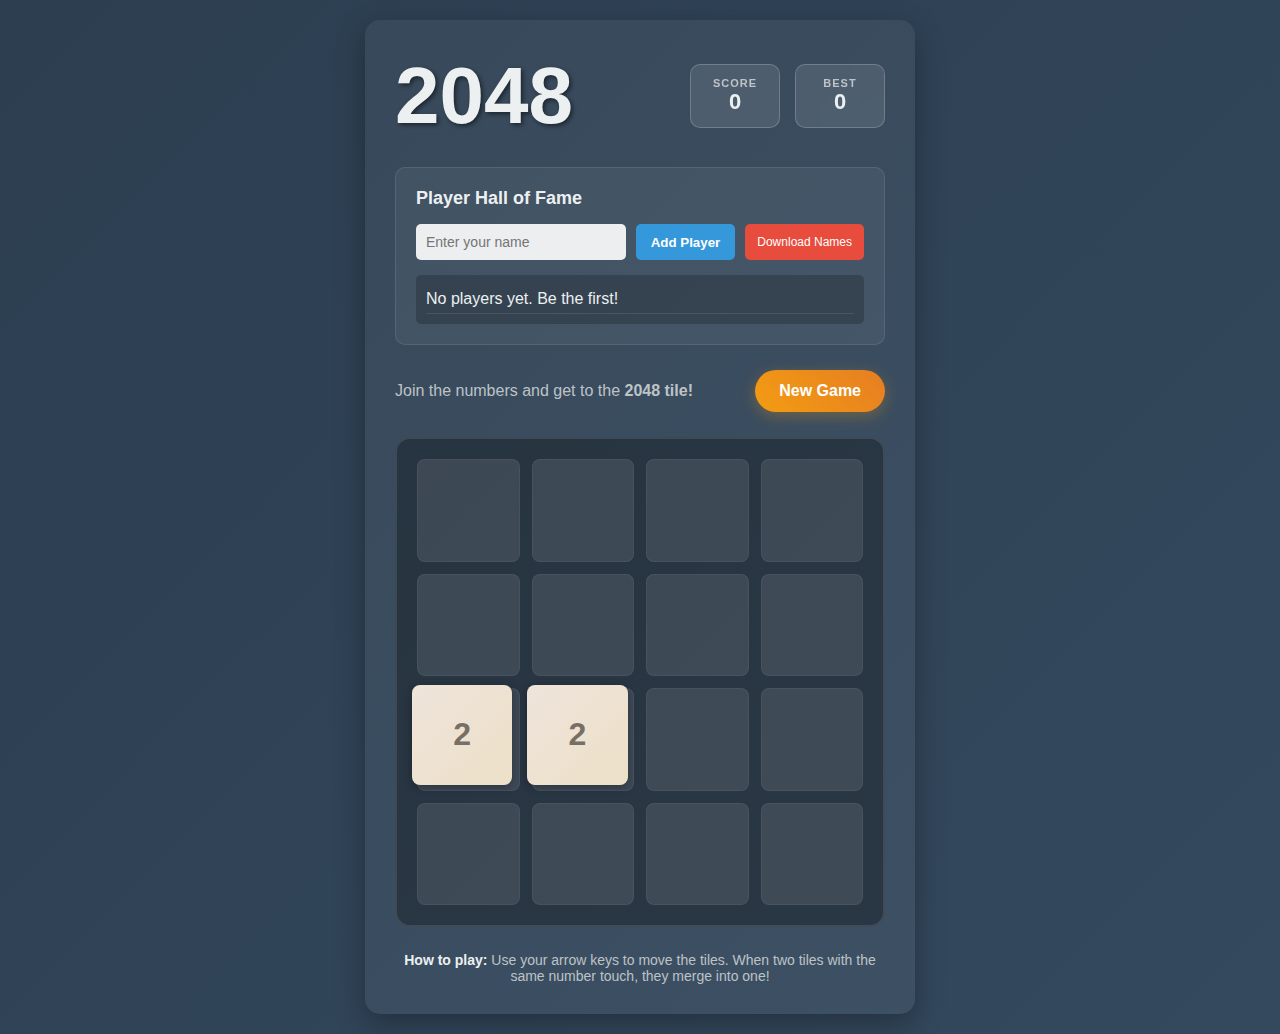
<file: 2024_v1/index.html>
<!DOCTYPE html>
<html lang="en">
<head>
    <meta charset="UTF-8">
    <meta name="viewport" content="width=device-width, initial-scale=1.0">
    <title>2048 Game</title>
    <link rel="stylesheet" href="style.css">
</head>
<body>
    <div class="container">
        <header>
            <h1>2048</h1>
            <div class="scores">
                <div class="score-box">
                    <div class="score-label">SCORE</div>
                    <div id="score">0</div>
                </div>
                <div class="score-box">
                    <div class="score-label">BEST</div>
                    <div id="best">0</div>
                </div>
            </div>
        </header>

        <div class="player-section">
            <h2>Player Hall of Fame</h2>
            <div class="player-input">
                <input type="text" id="player-name" placeholder="Enter your name" maxlength="20">
                <button id="add-player">Add Player</button>
                <button id="download-names">Download Names</button>
            </div>
            <div id="player-list">
                <ul id="players"></ul>
            </div>
        </div>

        <div class="game-intro">
            <p>Join the numbers and get to the <strong>2048 tile!</strong></p>
            <button id="new-game">New Game</button>
        </div>

        <div class="game-container">
            <div id="game-board"></div>
        </div>

        <div class="game-message">
            <p></p>
            <div>
                <button id="try-again">Try again</button>
            </div>
        </div>

        <div class="instructions">
            <p><strong>How to play:</strong> Use your arrow keys to move the tiles. When two tiles with the same number touch, they merge into one!</p>
        </div>
    </div>

    <script src="game.js"></script>
</body>
</html>
</file>
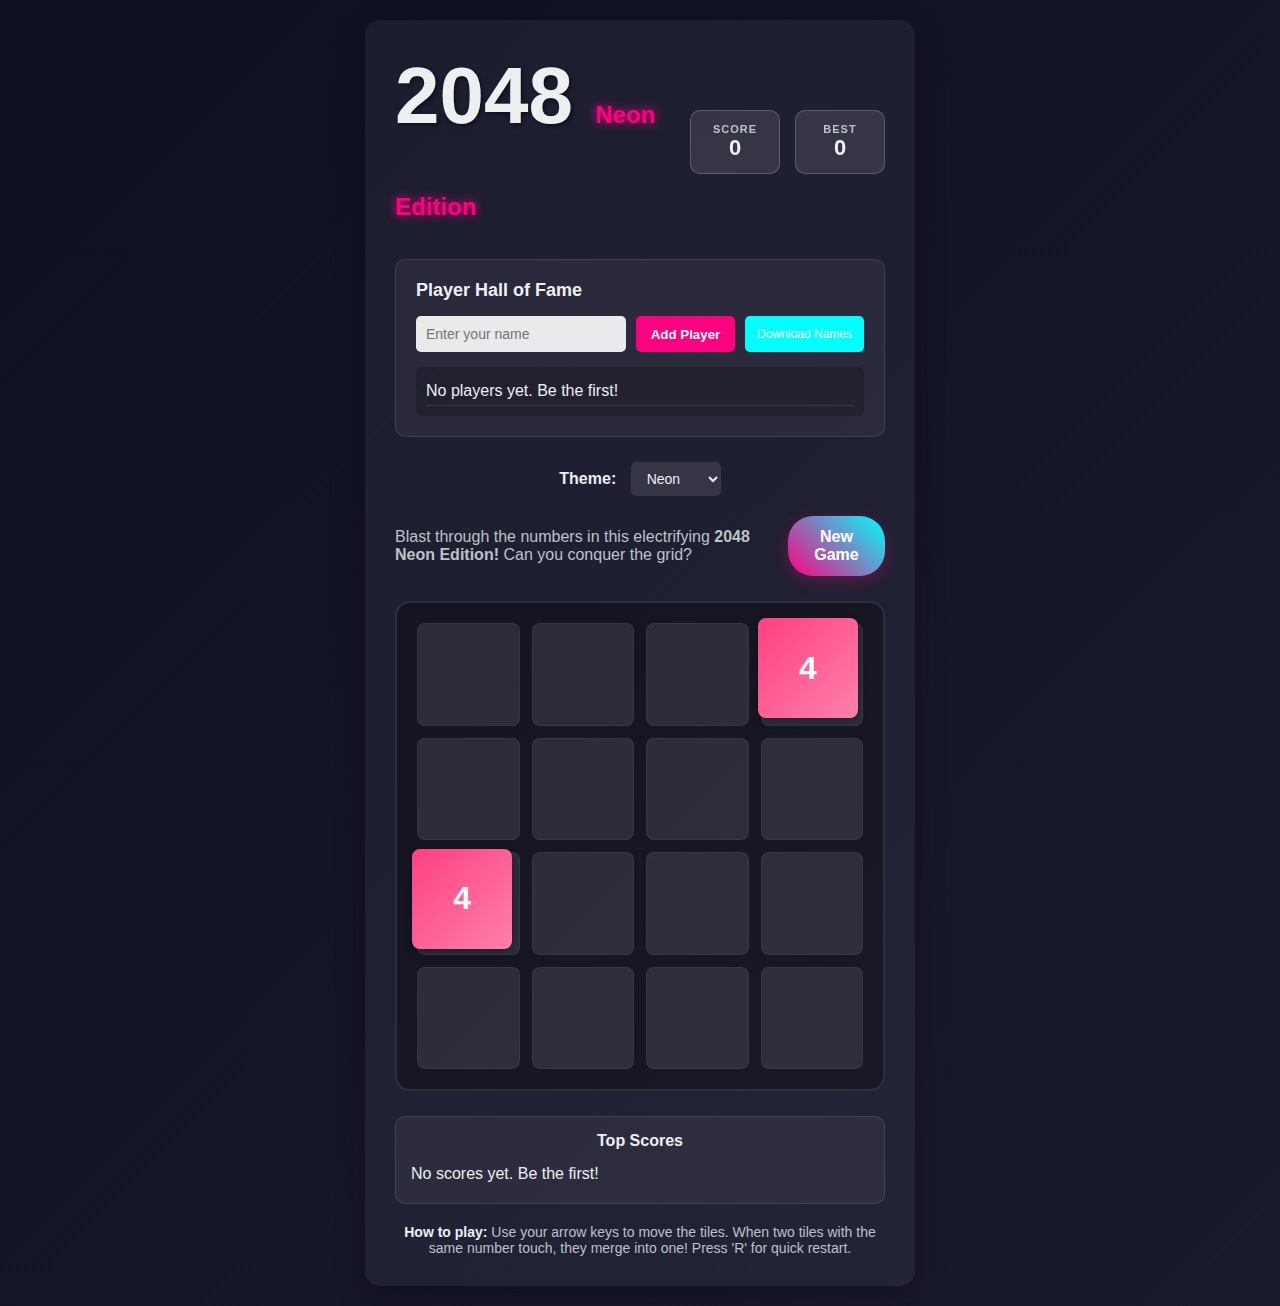
<file: 2024_v2/index.html>
<!DOCTYPE html>
<html lang="en">
<head>
    <meta charset="UTF-8">
    <meta name="viewport" content="width=device-width, initial-scale=1.0">
    <title>2048 Neon Edition</title>
    <link rel="stylesheet" href="style.css">
</head>
<body>
    <div class="container">
        <header>
            <h1>2048 <span class="version-badge">Neon Edition</span></h1>
            <div class="scores">
                <div class="score-box">
                    <div class="score-label">SCORE</div>
                    <div id="score" aria-label="Current Score">0</div>
                </div>
                <div class="score-box">
                    <div class="score-label">BEST</div>
                    <div id="best" aria-label="Best Score">0</div>
                </div>
            </div>
        </header>

        <div class="player-section">
            <h2>Player Hall of Fame</h2>
            <div class="player-input">
                <input type="text" id="player-name" placeholder="Enter your name" maxlength="20" aria-label="Player Name Input">
                <button id="add-player" aria-label="Add Player">Add Player</button>
                <button id="download-names" aria-label="Download Player Names">Download Names</button>
            </div>
            <div id="player-list" aria-label="Player List">
                <ul id="players"></ul>
            </div>
        </div>

        <div class="theme-selector">
            <label for="theme-select" aria-label="Select Theme">Theme:</label>
            <select id="theme-select" aria-label="Theme Selector">
                <option value="neon">Neon</option>
                <option value="classic">Classic</option>
            </select>
        </div>

        <div class="game-intro">
            <p>Blast through the numbers in this electrifying <strong>2048 Neon Edition!</strong> Can you conquer the grid?</p>
            <button id="new-game" aria-label="Start New Game">New Game</button>
        </div>

        <div class="game-container">
            <div id="game-board"></div>
        </div>

        <div class="game-message">
            <p></p>
            <div>
                <button id="try-again" aria-label="Try Again">Try again</button>
            </div>
        </div>

        <div class="leaderboard-section">
            <h3>Top Scores</h3>
            <div id="leaderboard" aria-label="Leaderboard">
                <ul id="top-scores"></ul>
            </div>
        </div>

        <div class="instructions">
            <p><strong>How to play:</strong> Use your arrow keys to move the tiles. When two tiles with the same number touch, they merge into one! Press 'R' for quick restart.</p>
        </div>
    </div>

    <script src="game.js"></script>
</body>
</html>
</file>
<file: 2024_v1/style.css>
/* Reset and base styles */
* {
    box-sizing: border-box;
    margin: 0;
    padding: 0;
}

body {
    font-family: 'Segoe UI', Tahoma, Geneva, Verdana, sans-serif;
    background: linear-gradient(135deg, #2c3e50, #34495e);
    color: #ecf0f1;
    padding: 20px;
    min-height: 100vh;
}

.container {
    max-width: 550px;
    margin: 0 auto;
    background: rgba(255, 255, 255, 0.05);
    border-radius: 15px;
    padding: 30px;
    box-shadow: 0 10px 30px rgba(0, 0, 0, 0.3);
}

/* Header section */
header {
    display: flex;
    justify-content: space-between;
    align-items: center;
    margin-bottom: 25px;
}

h1 {
    font-size: 80px;
    font-weight: 900;
    color: #ecf0f1;
    text-shadow: 2px 2px 4px rgba(0, 0, 0, 0.5);
}

.scores {
    display: flex;
    gap: 15px;
}

.score-box {
    background: rgba(255, 255, 255, 0.1);
    padding: 12px 18px;
    border-radius: 10px;
    text-align: center;
    min-width: 90px;
    backdrop-filter: blur(10px);
    border: 1px solid rgba(255, 255, 255, 0.2);
}

.score-label {
    color: #bdc3c7;
    font-size: 11px;
    font-weight: 600;
    text-transform: uppercase;
    letter-spacing: 1px;
}

#score, #best {
    color: #ecf0f1;
    font-size: 22px;
    font-weight: 700;
}

/* Player section */
.player-section {
    margin-bottom: 25px;
    background: rgba(255, 255, 255, 0.05);
    padding: 20px;
    border-radius: 10px;
    border: 1px solid rgba(255, 255, 255, 0.1);
}

.player-section h2 {
    font-size: 18px;
    margin-bottom: 15px;
    color: #ecf0f1;
}

.player-input {
    display: flex;
    gap: 10px;
    margin-bottom: 15px;
}

#player-name {
    flex: 1;
    padding: 10px;
    border: none;
    border-radius: 5px;
    background: rgba(255, 255, 255, 0.9);
    color: #2c3e50;
    font-size: 14px;
}

#add-player {
    padding: 10px 15px;
    background: #3498db;
    color: white;
    border: none;
    border-radius: 5px;
    cursor: pointer;
    font-weight: 600;
    transition: background 0.3s;
}

#add-player:hover {
    background: #2980b9;
}

#download-names {
    padding: 8px 12px;
    background: #e74c3c;
    color: white;
    border: none;
    border-radius: 5px;
    cursor: pointer;
    font-size: 12px;
    transition: background 0.3s;
}

#download-names:hover {
    background: #c0392b;
}

#player-list {
    max-height: 150px;
    overflow-y: auto;
    background: rgba(0, 0, 0, 0.2);
    border-radius: 5px;
    padding: 10px;
}

#player-list ul {
    list-style: none;
}

#player-list li {
    padding: 5px 0;
    border-bottom: 1px solid rgba(255, 255, 255, 0.1);
    color: #ecf0f1;
}

/* Game intro */
.game-intro {
    display: flex;
    justify-content: space-between;
    align-items: center;
    margin-bottom: 25px;
}

.game-intro p {
    font-size: 16px;
    color: #bdc3c7;
}

#new-game {
    background: linear-gradient(45deg, #f39c12, #e67e22);
    color: white;
    border: none;
    padding: 12px 24px;
    border-radius: 25px;
    font-weight: 700;
    cursor: pointer;
    font-size: 16px;
    transition: all 0.3s;
    box-shadow: 0 4px 15px rgba(243, 156, 18, 0.3);
}

#new-game:hover {
    transform: translateY(-2px);
    box-shadow: 0 6px 20px rgba(243, 156, 18, 0.4);
}

/* Game container */
.game-container {
    background: rgba(0, 0, 0, 0.3);
    padding: 20px;
    border-radius: 15px;
    margin-bottom: 25px;
    position: relative;
    border: 2px solid rgba(255, 255, 255, 0.1);
}

#game-board {
    display: grid;
    grid-template-columns: repeat(4, 1fr);
    grid-template-rows: repeat(4, 1fr);
    gap: 12px;
    width: 100%;
    aspect-ratio: 1;
}

.grid-cell {
    background: rgba(255, 255, 255, 0.1);
    border-radius: 8px;
    border: 1px solid rgba(255, 255, 255, 0.05);
}

.tile {
    position: absolute;
    display: flex;
    justify-content: center;
    align-items: center;
    font-weight: 700;
    font-size: 32px;
    border-radius: 8px;
    transition: all 0.15s ease-in-out;
    box-shadow: 0 2px 8px rgba(0, 0, 0, 0.3);
    animation: tileAppear 0.2s ease-out;
}

@keyframes tileAppear {
    from {
        transform: scale(0);
        opacity: 0;
    }
    to {
        transform: scale(1);
        opacity: 1;
    }
}

.tile-2 {
    background: linear-gradient(135deg, #eee4da, #ede0c8);
    color: #776e65;
}

.tile-4 {
    background: linear-gradient(135deg, #ede0c8, #f2b179);
    color: #776e65;
}

.tile-8 {
    background: linear-gradient(135deg, #f2b179, #f59563);
    color: white;
}

.tile-16 {
    background: linear-gradient(135deg, #f59563, #f67c5f);
    color: white;
}

.tile-32 {
    background: linear-gradient(135deg, #f67c5f, #f65e3b);
    color: white;
}

.tile-64 {
    background: linear-gradient(135deg, #f65e3b, #edcf72);
    color: white;
}

.tile-128 {
    background: linear-gradient(135deg, #edcf72, #edcc61);
    color: white;
    font-size: 28px;
}

.tile-256 {
    background: linear-gradient(135deg, #edcc61, #edc850);
    color: white;
    font-size: 28px;
}

.tile-512 {
    background: linear-gradient(135deg, #edc850, #edc53f);
    color: white;
    font-size: 28px;
}

.tile-1024 {
    background: linear-gradient(135deg, #edc53f, #edc22e);
    color: white;
    font-size: 24px;
}

.tile-2048 {
    background: linear-gradient(135deg, #edc22e, #3e5871);
    color: white;
    font-size: 24px;
    box-shadow: 0 4px 20px rgba(237, 194, 46, 0.5);
}

/* Game message overlay */
.game-message {
    display: none;
    position: absolute;
    top: 0;
    left: 0;
    right: 0;
    bottom: 0;
    background: rgba(44, 62, 80, 0.9);
    flex-direction: column;
    align-items: center;
    justify-content: center;
    border-radius: 15px;
    z-index: 100;
    backdrop-filter: blur(5px);
}

.game-message p {
    font-size: 48px;
    font-weight: 900;
    color: #ecf0f1;
    margin-bottom: 25px;
    text-shadow: 2px 2px 4px rgba(0, 0, 0, 0.5);
}

#try-again {
    background: linear-gradient(45deg, #e74c3c, #c0392b);
    color: white;
    border: none;
    padding: 15px 30px;
    border-radius: 25px;
    font-weight: 700;
    cursor: pointer;
    font-size: 18px;
    transition: all 0.3s;
    box-shadow: 0 4px 15px rgba(231, 76, 60, 0.3);
}

#try-again:hover {
    transform: translateY(-2px);
    box-shadow: 0 6px 20px rgba(231, 76, 60, 0.4);
}

/* Instructions */
.instructions {
    text-align: center;
    font-size: 14px;
    color: #bdc3c7;
    margin-top: 20px;
}

.instructions strong {
    color: #ecf0f1;
}

/* Mobile responsiveness */
@media (max-width: 600px) {
    body {
        padding: 10px;
    }

    .container {
        padding: 20px;
    }

    h1 {
        font-size: 60px;
    }

    .score-box {
        min-width: 75px;
        padding: 10px 15px;
    }

    #score, #best {
        font-size: 20px;
    }

    .tile {
        font-size: 24px;
    }

    .tile-128, .tile-256, .tile-512 {
        font-size: 20px;
    }

    .tile-1024, .tile-2048 {
        font-size: 16px;
    }

    .player-input {
        flex-direction: column;
    }

    #add-player, #download-names {
        width: 100%;
    }
}
</file>
<file: 2024_v2/style.css>
/* Reset and base styles */
* {
    box-sizing: border-box;
    margin: 0;
    padding: 0;
}

/* CSS Variables for themes */
:root {
    --bg-gradient: linear-gradient(135deg, #0f0f23, #1a1a2e);
    --container-bg: rgba(255, 255, 255, 0.05);
    --text-color: #ecf0f1;
    --accent-color: #ff0080;
    --secondary-accent: #00ffff;
    --tile-bg: linear-gradient(135deg, #ff0080, #ff4081);
    --tile-text: #ffffff;
    --button-bg: linear-gradient(45deg, #ff0080, #00ffff);
    --button-hover: linear-gradient(45deg, #ff4081, #40e0d0);
}

[data-theme="classic"] {
    --bg-gradient: linear-gradient(135deg, #2c3e50, #34495e);
    --container-bg: rgba(255, 255, 255, 0.05);
    --text-color: #ecf0f1;
    --accent-color: #3498db;
    --secondary-accent: #e74c3c;
    --tile-bg: linear-gradient(135deg, #eee4da, #ede0c8);
    --tile-text: #776e65;
    --button-bg: linear-gradient(45deg, #f39c12, #e67e22);
    --button-hover: linear-gradient(45deg, #f4a261, #e76f51);
}

body {
    font-family: 'Segoe UI', Tahoma, Geneva, Verdana, sans-serif;
    background: var(--bg-gradient);
    color: var(--text-color);
    padding: 20px;
    min-height: 100vh;
    transition: background 0.3s ease;
}

.container {
    max-width: 550px;
    margin: 0 auto;
    background: var(--container-bg);
    border-radius: 15px;
    padding: 30px;
    box-shadow: 0 10px 30px rgba(0, 0, 0, 0.3);
    transition: background 0.3s ease;
}

/* Header section */
header {
    display: flex;
    justify-content: space-between;
    align-items: center;
    margin-bottom: 25px;
}

h1 {
    font-size: 80px;
    font-weight: 900;
    color: var(--text-color);
    text-shadow: 2px 2px 4px rgba(0, 0, 0, 0.5);
}

.version-badge {
    font-size: 24px;
    font-weight: 600;
    color: var(--accent-color);
    text-shadow: 0 0 10px var(--accent-color);
    animation: pulse 2s infinite;
}

@keyframes pulse {
    0%, 100% { opacity: 1; }
    50% { opacity: 0.7; }
}

.scores {
    display: flex;
    gap: 15px;
}

.score-box {
    background: rgba(255, 255, 255, 0.1);
    padding: 12px 18px;
    border-radius: 10px;
    text-align: center;
    min-width: 90px;
    backdrop-filter: blur(10px);
    border: 1px solid rgba(255, 255, 255, 0.2);
    transition: border-color 0.3s ease;
}

.score-box:focus-within {
    border-color: var(--accent-color);
    box-shadow: 0 0 10px var(--accent-color);
}

.score-label {
    color: #bdc3c7;
    font-size: 11px;
    font-weight: 600;
    text-transform: uppercase;
    letter-spacing: 1px;
}

#score, #best {
    color: var(--text-color);
    font-size: 22px;
    font-weight: 700;
}

/* Player section */
.player-section {
    margin-bottom: 25px;
    background: rgba(255, 255, 255, 0.05);
    padding: 20px;
    border-radius: 10px;
    border: 1px solid rgba(255, 255, 255, 0.1);
}

.player-section h2 {
    font-size: 18px;
    margin-bottom: 15px;
    color: var(--text-color);
}

.player-input {
    display: flex;
    gap: 10px;
    margin-bottom: 15px;
}

#player-name {
    flex: 1;
    padding: 10px;
    border: none;
    border-radius: 5px;
    background: rgba(255, 255, 255, 0.9);
    color: #2c3e50;
    font-size: 14px;
    transition: box-shadow 0.3s ease;
}

#player-name:focus {
    outline: none;
    box-shadow: 0 0 10px var(--accent-color);
}

#add-player {
    padding: 10px 15px;
    background: var(--accent-color);
    color: white;
    border: none;
    border-radius: 5px;
    cursor: pointer;
    font-weight: 600;
    transition: background 0.3s, box-shadow 0.3s;
}

#add-player:hover {
    background: var(--secondary-accent);
    box-shadow: 0 0 15px var(--accent-color);
}

#download-names {
    padding: 8px 12px;
    background: var(--secondary-accent);
    color: white;
    border: none;
    border-radius: 5px;
    cursor: pointer;
    font-size: 12px;
    transition: background 0.3s, box-shadow 0.3s;
}

#download-names:hover {
    background: var(--accent-color);
    box-shadow: 0 0 15px var(--secondary-accent);
}

#player-list {
    max-height: 150px;
    overflow-y: auto;
    background: rgba(0, 0, 0, 0.2);
    border-radius: 5px;
    padding: 10px;
}

#player-list ul {
    list-style: none;
}

#player-list li {
    padding: 5px 0;
    border-bottom: 1px solid rgba(255, 255, 255, 0.1);
    color: var(--text-color);
}

/* Game intro */
.game-intro {
    display: flex;
    justify-content: space-between;
    align-items: center;
    margin-bottom: 25px;
}

.game-intro p {
    font-size: 16px;
    color: #bdc3c7;
}

.theme-selector {
    margin-bottom: 20px;
    text-align: center;
}

.theme-selector label {
    color: var(--text-color);
    margin-right: 10px;
    font-weight: 600;
}

#theme-select {
    padding: 8px 12px;
    border: none;
    border-radius: 5px;
    background: rgba(255, 255, 255, 0.1);
    color: var(--text-color);
    font-size: 14px;
    cursor: pointer;
    transition: background 0.3s;
}

#theme-select:focus {
    outline: none;
    background: rgba(255, 255, 255, 0.2);
    box-shadow: 0 0 10px var(--accent-color);
}

#new-game {
    background: var(--button-bg);
    color: white;
    border: none;
    padding: 12px 24px;
    border-radius: 25px;
    font-weight: 700;
    cursor: pointer;
    font-size: 16px;
    transition: all 0.3s, box-shadow 0.3s;
    box-shadow: 0 4px 15px rgba(255, 0, 128, 0.3);
}

#new-game:hover {
    background: var(--button-hover);
    transform: translateY(-2px);
    box-shadow: 0 6px 20px rgba(255, 0, 128, 0.4);
}

/* Game container */
.game-container {
    background: rgba(0, 0, 0, 0.3);
    padding: 20px;
    border-radius: 15px;
    margin-bottom: 25px;
    position: relative;
    border: 2px solid rgba(255, 255, 255, 0.1);
}

#game-board {
    display: grid;
    grid-template-columns: repeat(4, 1fr);
    grid-template-rows: repeat(4, 1fr);
    gap: 12px;
    width: 100%;
    aspect-ratio: 1;
}

.grid-cell {
    background: rgba(255, 255, 255, 0.1);
    border-radius: 8px;
    border: 1px solid rgba(255, 255, 255, 0.05);
}

.tile {
    position: absolute;
    display: flex;
    justify-content: center;
    align-items: center;
    font-weight: 700;
    font-size: 32px;
    border-radius: 8px;
    transition: all 0.2s ease-in-out;
    box-shadow: 0 2px 8px rgba(0, 0, 0, 0.3);
    animation: tileAppear 0.3s ease-out;
}

@keyframes tileAppear {
    from {
        transform: scale(0);
        opacity: 0;
    }
    to {
        transform: scale(1);
        opacity: 1;
    }
}

.tile-2 {
    background: var(--tile-bg);
    color: var(--tile-text);
}

.tile-4 {
    background: linear-gradient(135deg, #ff4081, #ff80ab);
    color: var(--tile-text);
}

.tile-8 {
    background: linear-gradient(135deg, #ff80ab, #ffab91);
    color: var(--tile-text);
}

.tile-16 {
    background: linear-gradient(135deg, #ffab91, #ffb74d);
    color: var(--tile-text);
}

.tile-32 {
    background: linear-gradient(135deg, #ffb74d, #ff9800);
    color: var(--tile-text);
}

.tile-64 {
    background: linear-gradient(135deg, #ff9800, #ff5722);
    color: var(--tile-text);
}

.tile-128 {
    background: linear-gradient(135deg, #ff5722, #f44336);
    color: var(--tile-text);
    font-size: 28px;
}

.tile-256 {
    background: linear-gradient(135deg, #f44336, #e91e63);
    color: var(--tile-text);
    font-size: 28px;
}

.tile-512 {
    background: linear-gradient(135deg, #e91e63, #9c27b0);
    color: var(--tile-text);
    font-size: 28px;
}

.tile-1024 {
    background: linear-gradient(135deg, #9c27b0, #673ab7);
    color: var(--tile-text);
    font-size: 24px;
}

.tile-2048 {
    background: linear-gradient(135deg, #673ab7, #3f51b5);
    color: var(--tile-text);
    font-size: 24px;
    box-shadow: 0 4px 20px rgba(103, 58, 183, 0.5);
    animation: glow 2s infinite alternate;
}

@keyframes glow {
    from { box-shadow: 0 4px 20px rgba(103, 58, 183, 0.5); }
    to { box-shadow: 0 4px 20px rgba(103, 58, 183, 0.8); }
}

/* Game message overlay */
.game-message {
    display: none;
    position: absolute;
    top: 0;
    left: 0;
    right: 0;
    bottom: 0;
    background: rgba(44, 62, 80, 0.9);
    flex-direction: column;
    align-items: center;
    justify-content: center;
    border-radius: 15px;
    z-index: 100;
    backdrop-filter: blur(5px);
}

.game-message p {
    font-size: 48px;
    font-weight: 900;
    color: var(--text-color);
    margin-bottom: 25px;
    text-shadow: 2px 2px 4px rgba(0, 0, 0, 0.5);
}

#try-again {
    background: var(--button-bg);
    color: white;
    border: none;
    padding: 15px 30px;
    border-radius: 25px;
    font-weight: 700;
    cursor: pointer;
    font-size: 18px;
    transition: all 0.3s, box-shadow 0.3s;
    box-shadow: 0 4px 15px rgba(255, 0, 128, 0.3);
}

#try-again:hover {
    background: var(--button-hover);
    transform: translateY(-2px);
    box-shadow: 0 6px 20px rgba(255, 0, 128, 0.4);
}

/* Instructions */
.instructions {
    text-align: center;
    font-size: 14px;
    color: #bdc3c7;
    margin-top: 20px;
}

.instructions strong {
    color: var(--text-color);
}

.leaderboard-section {
    margin-top: 25px;
    background: rgba(255, 255, 255, 0.05);
    padding: 15px;
    border-radius: 10px;
    border: 1px solid rgba(255, 255, 255, 0.1);
}

.leaderboard-section h3 {
    font-size: 16px;
    margin-bottom: 10px;
    color: var(--text-color);
    text-align: center;
}

#top-scores {
    list-style: none;
    padding: 0;
    margin: 0;
}

#top-scores li {
    padding: 5px 0;
    border-bottom: 1px solid rgba(255, 255, 255, 0.1);
    color: var(--text-color);
    display: flex;
    justify-content: space-between;
}

#top-scores li:last-child {
    border-bottom: none;
}

/* Mobile responsiveness */
@media (max-width: 600px) {
    body {
        padding: 10px;
    }

    .container {
        padding: 20px;
    }

    h1 {
        font-size: 60px;
    }

    .score-box {
        min-width: 75px;
        padding: 10px 15px;
    }

    #score, #best {
        font-size: 20px;
    }

    .tile {
        font-size: 24px;
    }

    .tile-128, .tile-256, .tile-512 {
        font-size: 20px;
    }

    .tile-1024, .tile-2048 {
        font-size: 16px;
    }

    .player-input {
        flex-direction: column;
    }

    #add-player, #download-names {
        width: 100%;
    }

    .theme-selector {
        margin-bottom: 15px;
    }

    .theme-selector label {
        display: block;
        margin-bottom: 5px;
        margin-right: 0;
    }

    #theme-select {
        width: 100%;
    }

    .leaderboard-section {
        margin-top: 20px;
        padding: 10px;
    }
}
</file>
